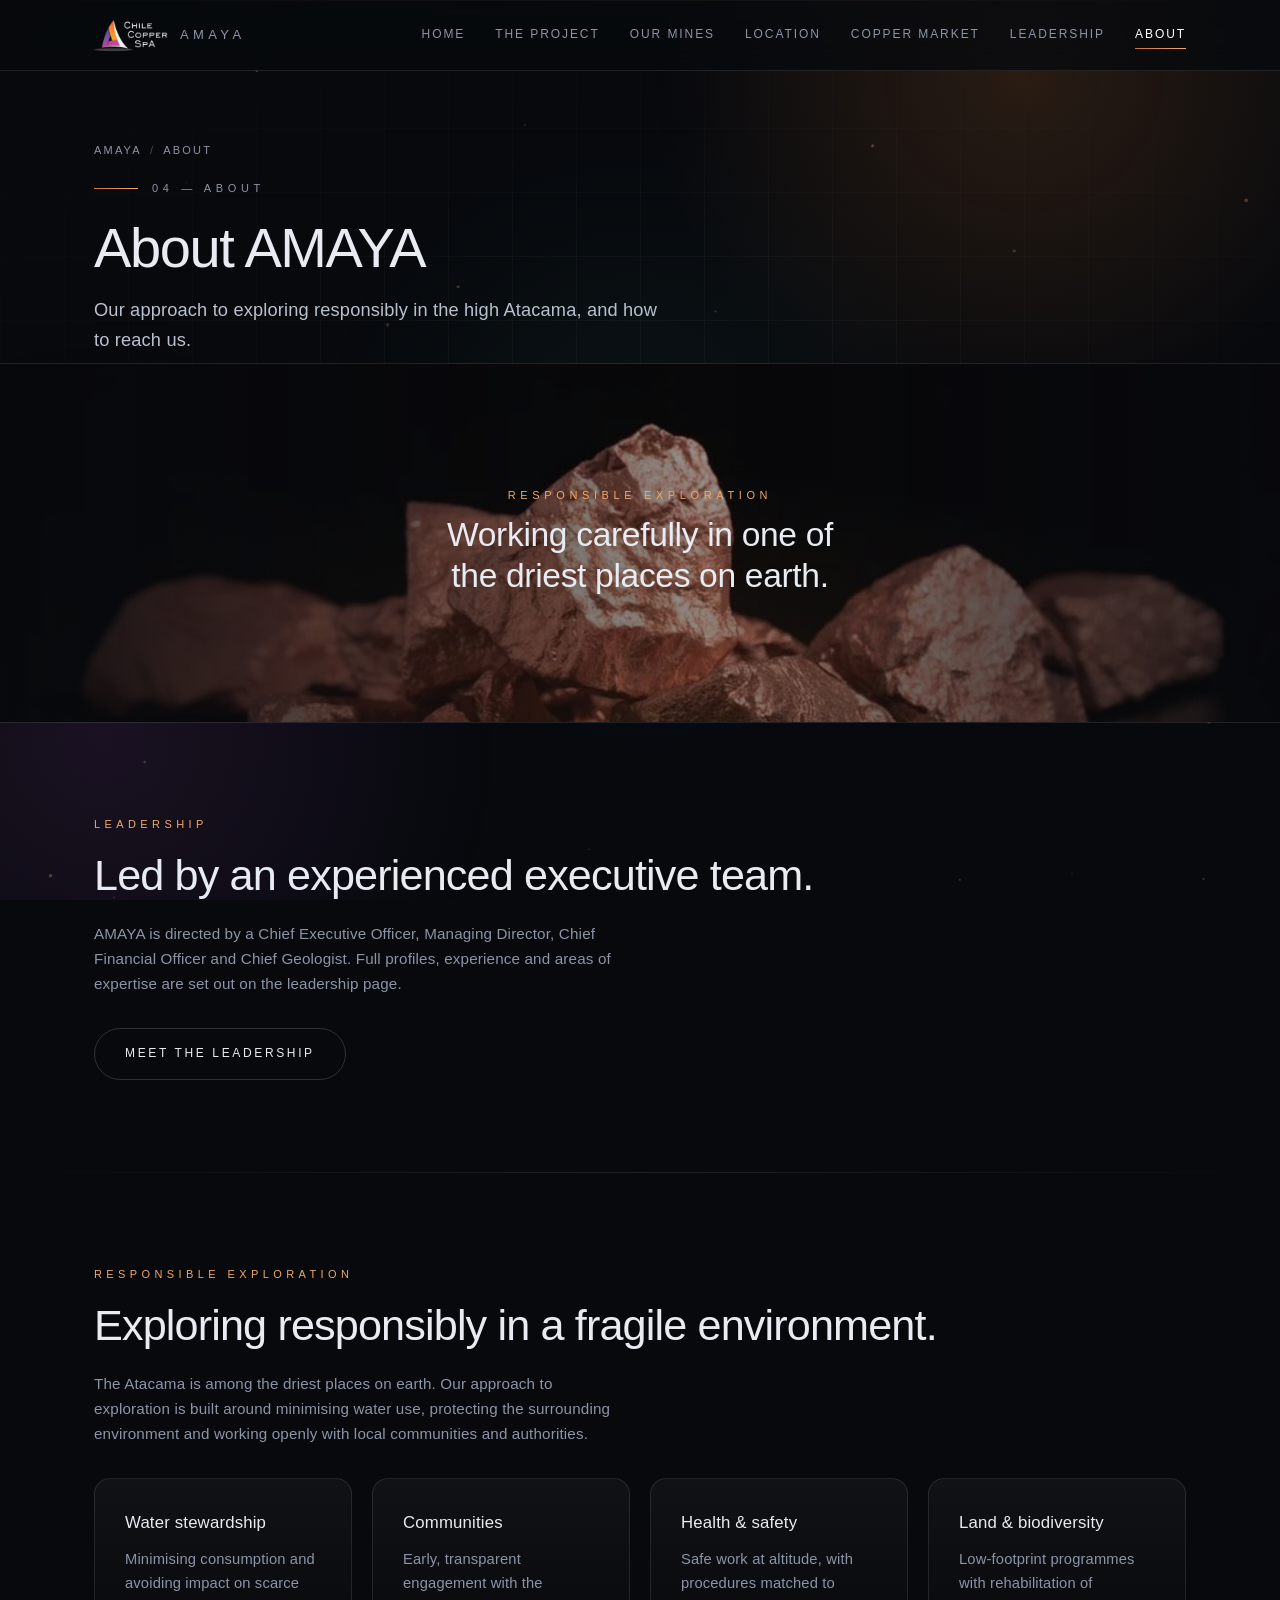
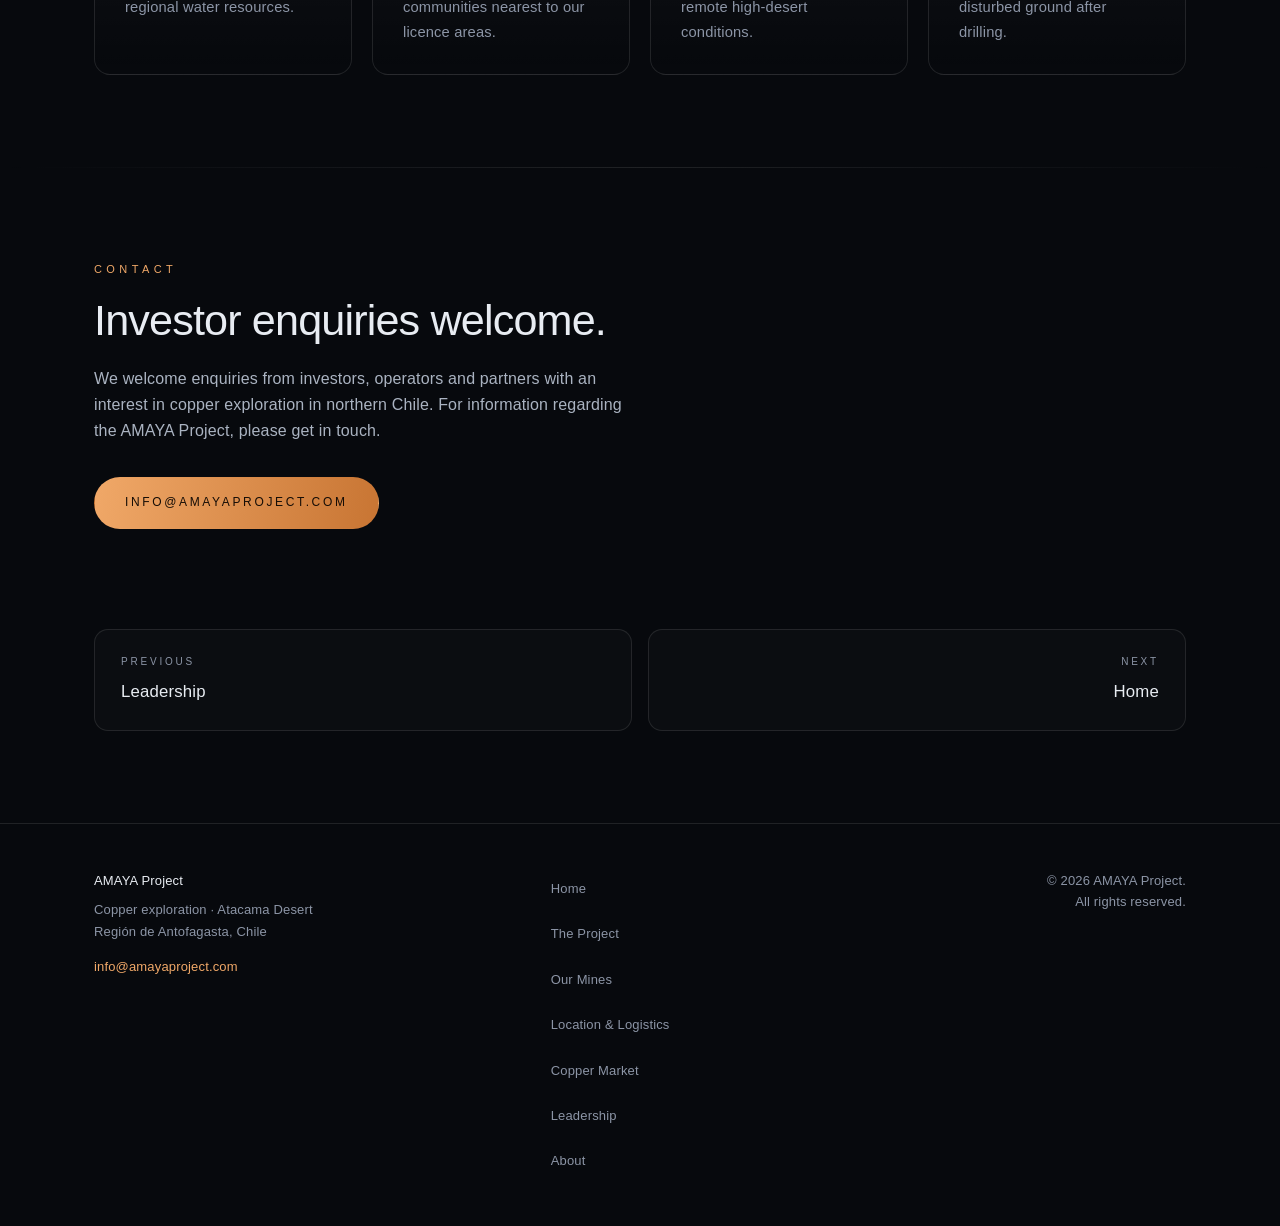
<file: about.html>
<!DOCTYPE html>
<html lang="en">
<head>
<meta charset="UTF-8">
<meta name="viewport" content="width=device-width, initial-scale=1">
<title>About — Responsible Exploration &amp; Contact | AMAYA</title>
<meta name="description" content="AMAYA's approach to responsible exploration in the Atacama Desert, Chile, and investor contact details for the copper exploration project.">
<meta name="theme-color" content="#07090d">
<link rel="canonical" href="https://re1thraj97-tech.github.io/amaya-project-updated/about">
<link rel="icon" href="logo.png">
<meta property="og:type" content="website">
<meta property="og:site_name" content="AMAYA Project">
<meta property="og:title" content="About — Responsible Exploration &amp; Contact | AMAYA">
<meta property="og:description" content="AMAYA's approach to responsible exploration in the Atacama Desert, Chile, and investor contact details for the copper exploration project.">
<meta property="og:url" content="https://re1thraj97-tech.github.io/amaya-project-updated/about">
<meta property="og:image" content="https://re1thraj97-tech.github.io/amaya-project-updated/copper-band.jpg">
<meta property="og:locale" content="en">
<meta name="twitter:card" content="summary_large_image">
<meta name="twitter:title" content="About — Responsible Exploration &amp; Contact | AMAYA">
<meta name="twitter:description" content="AMAYA's approach to responsible exploration in the Atacama Desert, Chile, and investor contact details for the copper exploration project.">
<meta name="twitter:image" content="https://re1thraj97-tech.github.io/amaya-project-updated/copper-band.jpg">
<link rel="stylesheet" href="styles.css">
</head>
<body>

<a class="skip" href="#main">Skip to content</a>

<canvas id="dust" aria-hidden="true"></canvas>
<div class="glow" aria-hidden="true"></div>
<div class="grid" aria-hidden="true"></div>
<div class="scan" aria-hidden="true"></div>

<svg width="0" height="0" style="position:absolute" aria-hidden="true">
  <defs>
    <linearGradient id="cu" x1="0" y1="0" x2="1" y2="1">
      <stop offset="0%" stop-color="#f7c898"/><stop offset="35%" stop-color="#f0a868"/>
      <stop offset="65%" stop-color="#c87533"/><stop offset="100%" stop-color="#7a3f18"/>
    </linearGradient>
    <linearGradient id="cu2" x1="0" y1="1" x2="1" y2="0">
      <stop offset="0%" stop-color="#8a4a1e"/><stop offset="50%" stop-color="#c87533"/><stop offset="100%" stop-color="#f7c898"/>
    </linearGradient>
    <radialGradient id="core" cx="38%" cy="32%">
      <stop offset="0%" stop-color="#ffe3c4"/><stop offset="42%" stop-color="#f0a868"/>
      <stop offset="78%" stop-color="#b9682c"/><stop offset="100%" stop-color="#5e2f10"/>
    </radialGradient>
    <linearGradient id="fe" x1="0" y1="0" x2="1" y2="1">
      <stop offset="0%" stop-color="#cfd6df"/><stop offset="40%" stop-color="#93a0b0"/>
      <stop offset="72%" stop-color="#5d6a7a"/><stop offset="100%" stop-color="#2e3844"/>
    </linearGradient>
    <linearGradient id="sweepg" x1="0" y1="0" x2="1" y2="0">
      <stop offset="0%" stop-color="#4fbfa8" stop-opacity="0"/>
      <stop offset="72%" stop-color="#4fbfa8" stop-opacity=".13"/>
      <stop offset="100%" stop-color="#9fffe9" stop-opacity=".45"/>
    </linearGradient>
  </defs>
</svg>
<header>
  <div class="wrap nav">
    <a class="brand" href="./" aria-label="AMAYA Project — home"><img src="logo.png" alt="AMAYA Project logo" width="110" height="32"><span>Amaya</span></a>
    <button class="burger" id="burger" type="button" aria-expanded="false" aria-controls="menu" aria-label="Open navigation menu">
      <span></span><span></span><span></span>
    </button>
    <ul id="menu">
      <li><a href="./">Home</a></li>
      <li><a href="project">The Project</a></li>
      <li><a href="mines">Our Mines</a></li>
      <li><a href="location">Location</a></li>
      <li><a href="market">Copper Market</a></li>
      <li><a href="leadership">Leadership</a></li>
      <li><a href="about" aria-current="page">About</a></li>
    </ul>
  </div>
  <div id="prog" aria-hidden="true"></div>
</header>

<main id="main">

  <section class="phead">
    <div class="wrap">
      <nav class="crumbs" aria-label="Breadcrumb">
        <a href="./">Amaya</a><span>/</span>About
      </nav>
      <p class="eyebrow rise">04 &mdash; About</p>
      <h1 class="rise">About AMAYA</h1>
      <p class="lead rise">Our approach to exploring responsibly in the high Atacama, and how to reach us.</p>
    </div>
  </section>

  <div class="band">
    <img src="copper-band.jpg" alt="Close view of copper-bearing ore" width="1400" height="518" loading="eager" decoding="async">
    <div class="veil"></div>
    <div class="band-txt"><p class="big rise"><span class="k">Responsible exploration</span>Working carefully in one of the driest places on earth.</p></div>
  </div>

  <section id="leadership-brief" aria-labelledby="h2-lead">
    <div class="wrap">
      <p class="tag rise">Leadership</p>
      <h2 class="rise" id="h2-lead">Led by an experienced executive team.</h2>
      <p class="sub rise">AMAYA is directed by a Chief Executive Officer, Managing Director, Chief Financial Officer and Chief Geologist. Full profiles, experience and areas of expertise are set out on the leadership page.</p>
      <div class="btns rise"><a class="cta" href="leadership">Meet the leadership</a></div>
    </div>
  </section>

  <div class="divider"></div>

  <section id="responsible" aria-labelledby="h2-resp">
    <div class="wrap">
      <p class="tag rise">Responsible exploration</p>
      <h2 class="rise" id="h2-resp">Exploring responsibly in a fragile environment.</h2>
      <p class="sub rise">The Atacama is among the driest places on earth. Our approach to exploration is built around minimising water use, protecting the surrounding environment and working openly with local communities and authorities.</p>
      <div class="cards">
        <div class="card rise"><h3>Water stewardship</h3><p>Minimising consumption and avoiding impact on scarce regional water resources.</p></div>
        <div class="card rise"><h3>Communities</h3><p>Early, transparent engagement with the communities nearest to our licence areas.</p></div>
        <div class="card rise"><h3>Health &amp; safety</h3><p>Safe work at altitude, with procedures matched to remote high-desert conditions.</p></div>
        <div class="card rise"><h3>Land &amp; biodiversity</h3><p>Low-footprint programmes with rehabilitation of disturbed ground after drilling.</p></div>
      </div>
    </div>
  </section>

  <div class="divider"></div>

  <section id="contact" aria-labelledby="h2-con">
    <div class="wrap">
      <p class="tag rise">Contact</p>
      <h2 class="rise" id="h2-con">Investor enquiries welcome.</h2>
      <p class="body rise">We welcome enquiries from investors, operators and partners with an interest in copper exploration in northern Chile. For information regarding the AMAYA Project, please get in touch.</p>
      <div class="btns rise"><a class="cta solid" href="mailto:info@amayaproject.com">info@amayaproject.com</a></div>
    </div>
  </section>

<section style="padding-top:0"><div class="wrap"><div class="pager">
  <a class="prev" href="leadership"><small>Previous</small><b>Leadership</b></a>
  <a class="next" href="./"><small>Next</small><b>Home</b></a>
</div></div></section>
</main>

<footer>
  <div class="wrap foot">
    <div>
      <div style="color:var(--txt);margin-bottom:8px">AMAYA Project</div>
      <div>Copper exploration &middot; Atacama Desert<br>Regi&oacute;n de Antofagasta, Chile</div>
      <div style="margin-top:14px"><a href="mailto:info@amayaproject.com" style="color:var(--cu-lt)">info@amayaproject.com</a></div>
    </div>
    <nav class="foot-links" aria-label="Footer">
        <a href="./">Home</a>
        <a href="project">The Project</a>
        <a href="mines">Our Mines</a>
        <a href="location">Location &amp; Logistics</a>
        <a href="market">Copper Market</a>
        <a href="leadership">Leadership</a>
        <a href="about">About</a>
    </nav>
    <div>&copy; <span id="yr">2026</span> AMAYA Project.<br>All rights reserved.</div>
  </div>
</footer>

<script type="application/ld+json">
{
  "@context": "https://schema.org",
  "@graph": [
    {
      "@type": "WebSite",
      "@id": "https://re1thraj97-tech.github.io/amaya-project-updated/#website",
      "url": "https://re1thraj97-tech.github.io/amaya-project-updated/",
      "name": "AMAYA Project",
      "description": "AMAYA is a copper exploration project in the Atacama Desert, Chile, comprising 9 copper concessions covering 2,353 hectares (5,814 acres).",
      "inLanguage": "en"
    },
    {
      "@type": "Organization",
      "@id": "https://re1thraj97-tech.github.io/amaya-project-updated/#organization",
      "name": "AMAYA Project",
      "url": "https://re1thraj97-tech.github.io/amaya-project-updated/",
      "logo": "https://re1thraj97-tech.github.io/amaya-project-updated/logo.png",
      "email": "info@amayaproject.com",
      "description": "Copper exploration project in the Atacama Desert, Región de Antofagasta, Chile.",
      "address": {
        "@type": "PostalAddress",
        "addressRegion": "Región de Antofagasta",
        "addressCountry": "CL"
      }
    },
    {
      "@type": "WebPage",
      "@id": "https://re1thraj97-tech.github.io/amaya-project-updated/about#webpage",
      "url": "https://re1thraj97-tech.github.io/amaya-project-updated/about",
      "name": "About — Responsible Exploration & Contact | AMAYA",
      "isPartOf": {
        "@id": "https://re1thraj97-tech.github.io/amaya-project-updated/#website"
      },
      "about": {
        "@id": "https://re1thraj97-tech.github.io/amaya-project-updated/#organization"
      },
      "description": "Responsible exploration approach and investor contact details for the AMAYA copper exploration project in the Atacama Desert, Chile.",
      "inLanguage": "en"
    },
    {
      "@type": "BreadcrumbList",
      "@id": "https://re1thraj97-tech.github.io/amaya-project-updated/about#breadcrumb",
      "itemListElement": [
        {
          "@type": "ListItem",
          "position": 1,
          "name": "Amaya",
          "item": "https://re1thraj97-tech.github.io/amaya-project-updated/"
        },
        {
          "@type": "ListItem",
          "position": 2,
          "name": "About",
          "item": "https://re1thraj97-tech.github.io/amaya-project-updated/about"
        }
      ]
    }
  ]
}
</script>
<script src="app.js" defer></script>
</body>
</html>
</file>
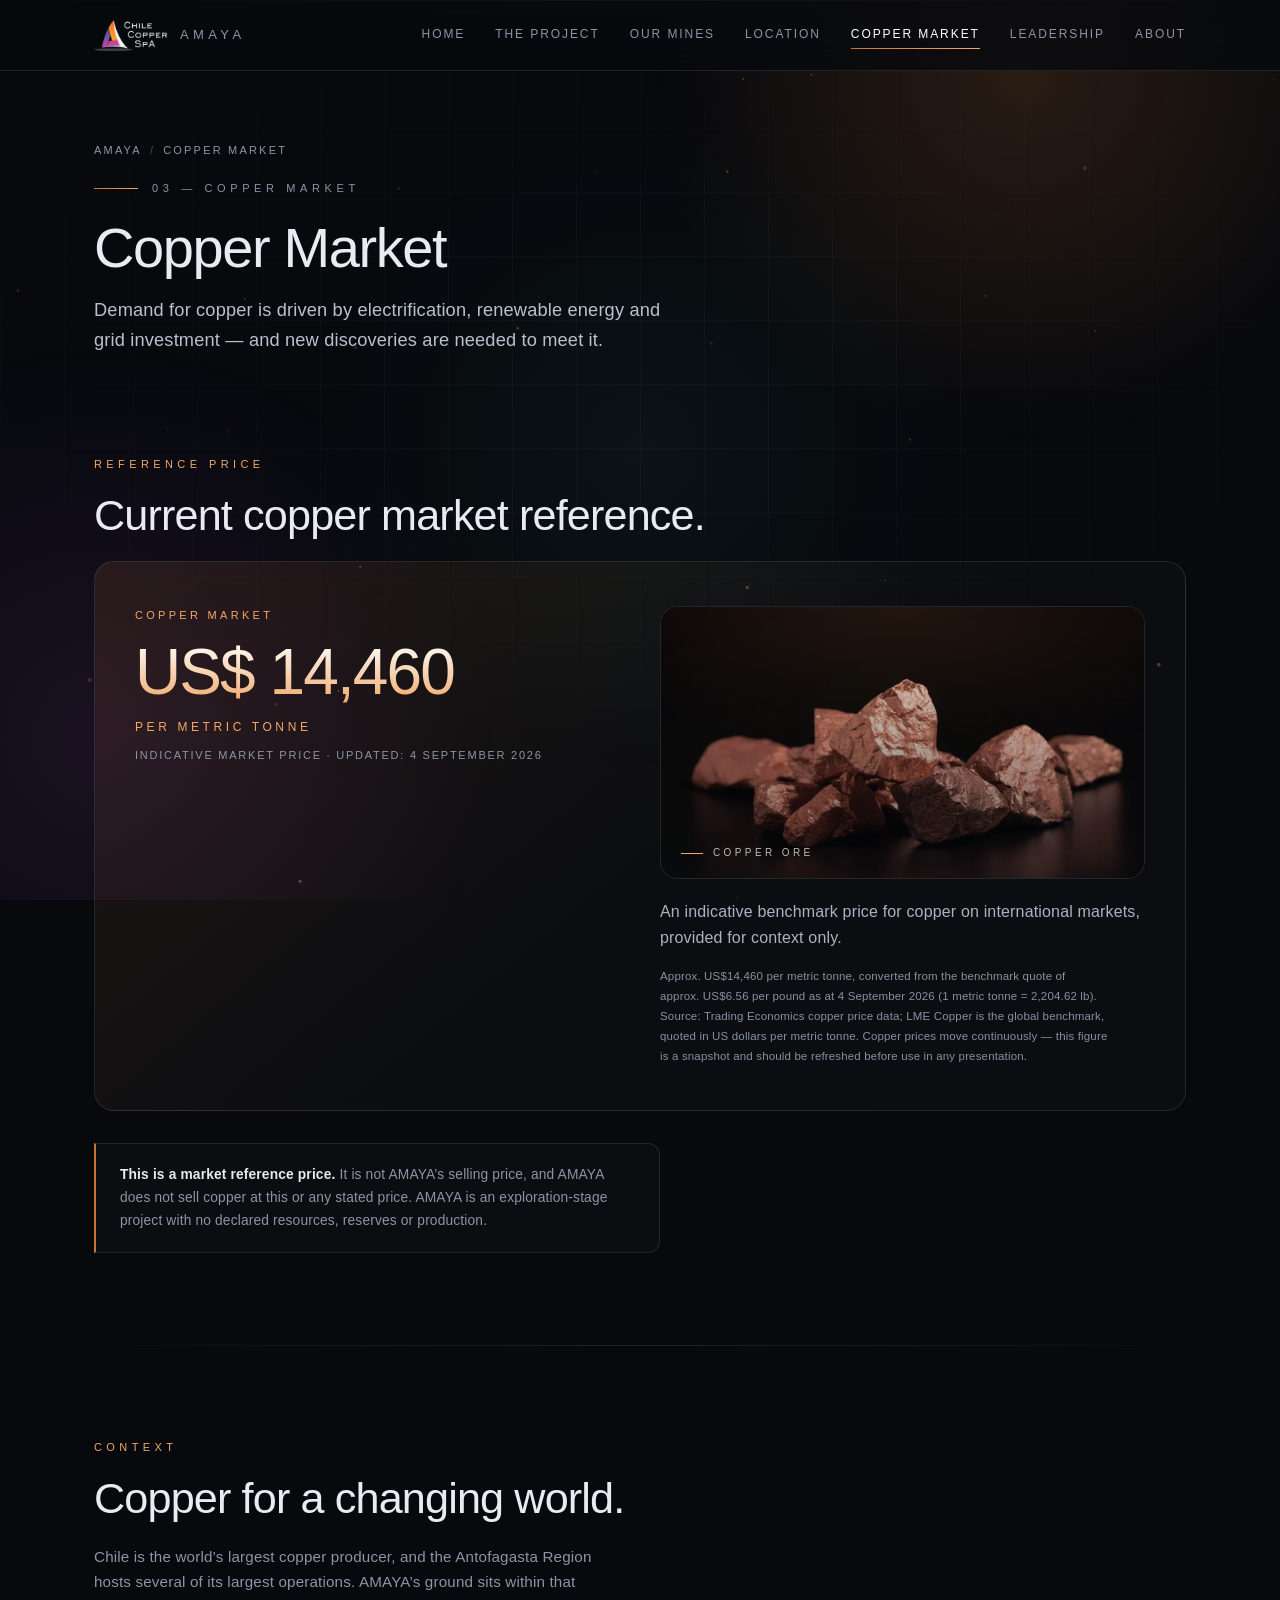
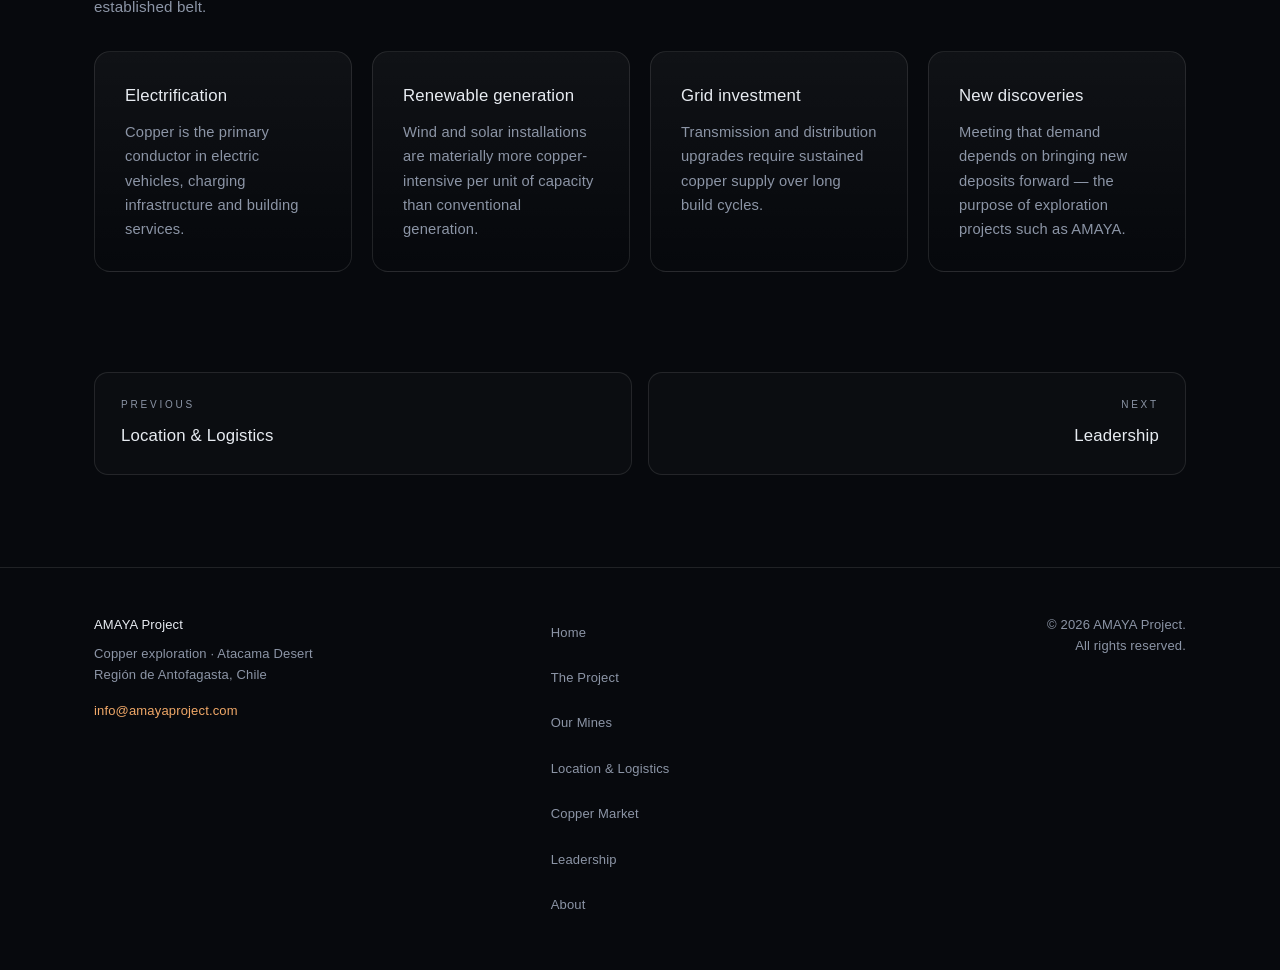
<file: market.html>
<!DOCTYPE html>
<html lang="en">
<head>
<meta charset="UTF-8">
<meta name="viewport" content="width=device-width, initial-scale=1">
<title>Copper Market — Indicative Price per Metric Tonne | AMAYA</title>
<meta name="description" content="Current indicative copper market reference price per metric tonne in USD, with source and date, plus the electrification and grid demand backdrop for copper exploration in Chile.">
<meta name="theme-color" content="#07090d">
<link rel="canonical" href="https://re1thraj97-tech.github.io/amaya-project-updated/market">
<link rel="icon" href="logo.png">
<meta property="og:type" content="website">
<meta property="og:site_name" content="AMAYA Project">
<meta property="og:title" content="Copper Market — Indicative Price per Metric Tonne | AMAYA">
<meta property="og:description" content="Current indicative copper market reference price per metric tonne in USD, with source and date, plus the electrification and grid demand backdrop for copper exploration in Chile.">
<meta property="og:url" content="https://re1thraj97-tech.github.io/amaya-project-updated/market">
<meta property="og:image" content="https://re1thraj97-tech.github.io/amaya-project-updated/copper-band.jpg">
<meta property="og:locale" content="en">
<meta name="twitter:card" content="summary_large_image">
<meta name="twitter:title" content="Copper Market — Indicative Price per Metric Tonne | AMAYA">
<meta name="twitter:description" content="Current indicative copper market reference price per metric tonne in USD, with source and date, plus the electrification and grid demand backdrop for copper exploration in Chile.">
<meta name="twitter:image" content="https://re1thraj97-tech.github.io/amaya-project-updated/copper-band.jpg">
<link rel="stylesheet" href="styles.css">
</head>
<body>

<a class="skip" href="#main">Skip to content</a>

<canvas id="dust" aria-hidden="true"></canvas>
<div class="glow" aria-hidden="true"></div>
<div class="grid" aria-hidden="true"></div>
<div class="scan" aria-hidden="true"></div>

<svg width="0" height="0" style="position:absolute" aria-hidden="true">
  <defs>
    <linearGradient id="cu" x1="0" y1="0" x2="1" y2="1">
      <stop offset="0%" stop-color="#f7c898"/><stop offset="35%" stop-color="#f0a868"/>
      <stop offset="65%" stop-color="#c87533"/><stop offset="100%" stop-color="#7a3f18"/>
    </linearGradient>
    <linearGradient id="cu2" x1="0" y1="1" x2="1" y2="0">
      <stop offset="0%" stop-color="#8a4a1e"/><stop offset="50%" stop-color="#c87533"/><stop offset="100%" stop-color="#f7c898"/>
    </linearGradient>
    <radialGradient id="core" cx="38%" cy="32%">
      <stop offset="0%" stop-color="#ffe3c4"/><stop offset="42%" stop-color="#f0a868"/>
      <stop offset="78%" stop-color="#b9682c"/><stop offset="100%" stop-color="#5e2f10"/>
    </radialGradient>
    <linearGradient id="fe" x1="0" y1="0" x2="1" y2="1">
      <stop offset="0%" stop-color="#cfd6df"/><stop offset="40%" stop-color="#93a0b0"/>
      <stop offset="72%" stop-color="#5d6a7a"/><stop offset="100%" stop-color="#2e3844"/>
    </linearGradient>
    <linearGradient id="sweepg" x1="0" y1="0" x2="1" y2="0">
      <stop offset="0%" stop-color="#4fbfa8" stop-opacity="0"/>
      <stop offset="72%" stop-color="#4fbfa8" stop-opacity=".13"/>
      <stop offset="100%" stop-color="#9fffe9" stop-opacity=".45"/>
    </linearGradient>
  </defs>
</svg>
<header>
  <div class="wrap nav">
    <a class="brand" href="./" aria-label="AMAYA Project — home"><img src="logo.png" alt="AMAYA Project logo" width="110" height="32"><span>Amaya</span></a>
    <button class="burger" id="burger" type="button" aria-expanded="false" aria-controls="menu" aria-label="Open navigation menu">
      <span></span><span></span><span></span>
    </button>
    <ul id="menu">
      <li><a href="./">Home</a></li>
      <li><a href="project">The Project</a></li>
      <li><a href="mines">Our Mines</a></li>
      <li><a href="location">Location</a></li>
      <li><a href="market" aria-current="page">Copper Market</a></li>
      <li><a href="leadership">Leadership</a></li>
      <li><a href="about">About</a></li>
    </ul>
  </div>
  <div id="prog" aria-hidden="true"></div>
</header>

<main id="main">

  <section class="phead">
    <div class="wrap">
      <nav class="crumbs" aria-label="Breadcrumb">
        <a href="./">Amaya</a><span>/</span>Copper Market
      </nav>
      <p class="eyebrow rise">03 &mdash; Copper Market</p>
      <h1 class="rise">Copper Market</h1>
      <p class="lead rise">Demand for copper is driven by electrification, renewable energy and grid investment &mdash; and new discoveries are needed to meet it.</p>
    </div>
  </section>

  <section id="price" aria-labelledby="h2-price">
    <div class="wrap">
      <p class="tag rise">Reference price</p>
      <h2 class="rise" id="h2-price">Current copper market reference.</h2>
      <div class="market rise">
        <div>
          <p style="font-size:11px;letter-spacing:.3em;text-transform:uppercase;color:var(--cu-lt);margin-bottom:16px">Copper market</p>
          <p class="price">US$ 14,460</p>
          <p class="price-unit">Per metric tonne</p>
          <p class="price-meta">Indicative market price &middot; Updated: 4 September 2026</p>
        </div>
        <div>
          <figure class="media" style="aspect-ratio:16/9;margin-bottom:20px">
            <img src="copper-ore-sm.jpg" alt="Copper-bearing ore" width="640" height="360" loading="eager" decoding="async">
            <figcaption class="cap">Copper ore</figcaption>
          </figure>
          <p class="body" style="margin-bottom:14px">An indicative benchmark price for copper on international markets, provided for context only.</p>
          <p class="src" style="margin-top:0">Approx. US$14,460 per metric tonne, converted from the benchmark quote of approx. US$6.56 per pound as at 4 September 2026 (1 metric tonne = 2,204.62 lb). Source: Trading Economics copper price data; LME Copper is the global benchmark, quoted in US dollars per metric tonne. Copper prices move continuously &mdash; this figure is a snapshot and should be refreshed before use in any presentation.</p>
        </div>
      </div>
      <p class="note-box rise"><strong style="color:var(--txt)">This is a market reference price.</strong> It is not AMAYA&rsquo;s selling price, and AMAYA does not sell copper at this or any stated price. AMAYA is an exploration-stage project with no declared resources, reserves or production.</p>
    </div>
  </section>

  <div class="divider"></div>

  <section aria-labelledby="h2-demand">
    <div class="wrap">
      <p class="tag rise">Context</p>
      <h2 class="rise" id="h2-demand">Copper for a changing world.</h2>
      <p class="sub rise">Chile is the world&rsquo;s largest copper producer, and the Antofagasta Region hosts several of its largest operations. AMAYA&rsquo;s ground sits within that established belt.</p>
      <div class="cards">
        <div class="card rise"><h3>Electrification</h3><p>Copper is the primary conductor in electric vehicles, charging infrastructure and building services.</p></div>
        <div class="card rise"><h3>Renewable generation</h3><p>Wind and solar installations are materially more copper-intensive per unit of capacity than conventional generation.</p></div>
        <div class="card rise"><h3>Grid investment</h3><p>Transmission and distribution upgrades require sustained copper supply over long build cycles.</p></div>
        <div class="card rise"><h3>New discoveries</h3><p>Meeting that demand depends on bringing new deposits forward &mdash; the purpose of exploration projects such as AMAYA.</p></div>
      </div>
    </div>
  </section>

<section style="padding-top:0"><div class="wrap"><div class="pager">
  <a class="prev" href="location"><small>Previous</small><b>Location & Logistics</b></a>
  <a class="next" href="leadership"><small>Next</small><b>Leadership</b></a>
</div></div></section>
</main>

<footer>
  <div class="wrap foot">
    <div>
      <div style="color:var(--txt);margin-bottom:8px">AMAYA Project</div>
      <div>Copper exploration &middot; Atacama Desert<br>Regi&oacute;n de Antofagasta, Chile</div>
      <div style="margin-top:14px"><a href="mailto:info@amayaproject.com" style="color:var(--cu-lt)">info@amayaproject.com</a></div>
    </div>
    <nav class="foot-links" aria-label="Footer">
        <a href="./">Home</a>
        <a href="project">The Project</a>
        <a href="mines">Our Mines</a>
        <a href="location">Location &amp; Logistics</a>
        <a href="market">Copper Market</a>
        <a href="leadership">Leadership</a>
        <a href="about">About</a>
    </nav>
    <div>&copy; <span id="yr">2026</span> AMAYA Project.<br>All rights reserved.</div>
  </div>
</footer>

<script type="application/ld+json">
{
  "@context": "https://schema.org",
  "@graph": [
    {
      "@type": "WebSite",
      "@id": "https://re1thraj97-tech.github.io/amaya-project-updated/#website",
      "url": "https://re1thraj97-tech.github.io/amaya-project-updated/",
      "name": "AMAYA Project",
      "description": "AMAYA is a copper exploration project in the Atacama Desert, Chile, comprising 9 copper concessions covering 2,353 hectares (5,814 acres).",
      "inLanguage": "en"
    },
    {
      "@type": "Organization",
      "@id": "https://re1thraj97-tech.github.io/amaya-project-updated/#organization",
      "name": "AMAYA Project",
      "url": "https://re1thraj97-tech.github.io/amaya-project-updated/",
      "logo": "https://re1thraj97-tech.github.io/amaya-project-updated/logo.png",
      "email": "info@amayaproject.com",
      "description": "Copper exploration project in the Atacama Desert, Región de Antofagasta, Chile.",
      "address": {
        "@type": "PostalAddress",
        "addressRegion": "Región de Antofagasta",
        "addressCountry": "CL"
      }
    },
    {
      "@type": "WebPage",
      "@id": "https://re1thraj97-tech.github.io/amaya-project-updated/market#webpage",
      "url": "https://re1thraj97-tech.github.io/amaya-project-updated/market",
      "name": "Copper Market — Indicative Price per Metric Tonne | AMAYA",
      "isPartOf": {
        "@id": "https://re1thraj97-tech.github.io/amaya-project-updated/#website"
      },
      "about": {
        "@id": "https://re1thraj97-tech.github.io/amaya-project-updated/#organization"
      },
      "description": "Indicative copper market reference price per metric tonne and the demand context for copper exploration in northern Chile.",
      "inLanguage": "en"
    },
    {
      "@type": "BreadcrumbList",
      "@id": "https://re1thraj97-tech.github.io/amaya-project-updated/market#breadcrumb",
      "itemListElement": [
        {
          "@type": "ListItem",
          "position": 1,
          "name": "Amaya",
          "item": "https://re1thraj97-tech.github.io/amaya-project-updated/"
        },
        {
          "@type": "ListItem",
          "position": 2,
          "name": "Copper Market",
          "item": "https://re1thraj97-tech.github.io/amaya-project-updated/market"
        }
      ]
    }
  ]
}
</script>
<script src="app.js" defer></script>
</body>
</html>
</file>
<file: styles.css>
:root{
  --bg:#07090d;
  --line:rgba(255,255,255,.10);
  --line-2:rgba(255,255,255,.16);
  --txt:#e8ecf2;
  --muted:#8c95a6;
  --cu:#c87533;
  --cu-lt:#f0a868;
  --cu-dk:#8a4a1e;
  --patina:#4fbfa8;
  --max:1140px;
}
*{margin:0;padding:0;box-sizing:border-box}
html{scroll-behavior:smooth;-webkit-text-size-adjust:100%}
body{
  background:var(--bg);color:var(--txt);
  font-family:"Inter","Helvetica Neue",Helvetica,Arial,system-ui,sans-serif;
  font-weight:300;line-height:1.65;letter-spacing:.01em;overflow-x:hidden;
}
img,svg{display:block;max-width:100%}
a{color:inherit;text-decoration:none}
.wrap{width:100%;max-width:var(--max);margin:0 auto;padding:0 24px}
:focus-visible{outline:2px solid var(--cu-lt);outline-offset:3px}
.skip{position:absolute;left:-9999px;top:0;z-index:200;background:#111;padding:12px 18px;border-radius:0 0 8px 0}
.skip:focus{left:0}

/* ================= ambient layers ================= */
#dust{position:fixed;inset:0;z-index:0;pointer-events:none;opacity:.55}
.glow{
  position:fixed;inset:0;z-index:0;pointer-events:none;
  background:
    radial-gradient(600px 600px at 80% 8%, rgba(200,117,51,.18), transparent 62%),
    radial-gradient(640px 640px at 8% 82%, rgba(166,78,192,.12), transparent 62%),
    radial-gradient(500px 500px at 50% 50%, rgba(79,191,168,.06), transparent 65%);
}
.grid{
  position:fixed;inset:0;z-index:0;pointer-events:none;opacity:.28;
  background-image:linear-gradient(var(--line) 1px,transparent 1px),
                   linear-gradient(90deg,var(--line) 1px,transparent 1px);
  background-size:64px 64px;
  mask-image:radial-gradient(ellipse 92% 62% at 50% 40%,#000 22%,transparent 78%);
  -webkit-mask-image:radial-gradient(ellipse 92% 62% at 50% 40%,#000 22%,transparent 78%);
}
.scan{
  position:fixed;left:0;right:0;top:0;height:1px;z-index:0;pointer-events:none;
  background:linear-gradient(90deg,transparent,rgba(240,168,104,.55),transparent);
  animation:scan 9s linear infinite;
}
@keyframes scan{0%{transform:translateY(0);opacity:0}8%{opacity:1}92%{opacity:1}100%{transform:translateY(100vh);opacity:0}}
main,header,footer{position:relative;z-index:1}

/* ================= nav ================= */
header{
  position:sticky;top:0;z-index:60;
  backdrop-filter:blur(14px);-webkit-backdrop-filter:blur(14px);
  background:rgba(7,9,13,.78);border-bottom:1px solid var(--line);
}
.nav{display:flex;align-items:center;justify-content:space-between;height:70px;gap:20px}
.brand{display:flex;align-items:center;gap:12px;flex:none}
.brand img{height:32px;width:auto}
.brand span{font-size:13px;letter-spacing:.34em;text-transform:uppercase;color:var(--muted)}
.nav ul{display:flex;gap:30px;list-style:none;font-size:12px;letter-spacing:.16em;text-transform:uppercase;color:var(--muted)}
.nav ul a{position:relative;transition:color .25s;white-space:nowrap;display:block;padding:4px 0}
.nav ul a::after{content:"";position:absolute;left:0;bottom:0;height:1px;width:0;background:linear-gradient(90deg,var(--cu),var(--cu-lt));transition:width .35s}
.nav ul a:hover{color:#fff}
.nav ul a:hover::after{width:100%}
.nav ul a[aria-current="page"]{color:#fff}
.nav ul a[aria-current="page"]::after{width:100%}
#prog{position:absolute;left:0;bottom:-1px;height:2px;width:0;background:linear-gradient(90deg,var(--cu-dk),var(--cu),var(--cu-lt));box-shadow:0 0 12px rgba(240,168,104,.6)}

/* hamburger */
.burger{
  display:none;width:46px;height:46px;flex:none;border:1px solid var(--line-2);border-radius:12px;
  background:transparent;cursor:pointer;position:relative;transition:border-color .3s,background .3s;
}
.burger:hover{border-color:rgba(200,117,51,.6);background:rgba(200,117,51,.08)}
.burger span{
  position:absolute;left:13px;width:20px;height:1.5px;background:var(--txt);border-radius:2px;
  transition:transform .32s cubic-bezier(.22,.8,.3,1),opacity .2s;
}
.burger span:nth-child(1){top:16px}
.burger span:nth-child(2){top:22px}
.burger span:nth-child(3){top:28px}
.burger[aria-expanded="true"] span:nth-child(1){transform:translateY(6px) rotate(45deg)}
.burger[aria-expanded="true"] span:nth-child(2){opacity:0}
.burger[aria-expanded="true"] span:nth-child(3){transform:translateY(-6px) rotate(-45deg)}

@media(max-width:1000px){
  .burger{display:block}
  .nav ul{
    position:fixed;top:70px;left:0;right:0;
    height:calc(100vh - 70px);height:calc(100dvh - 70px);
    display:flex;flex-direction:column;gap:0;
    background:rgba(7,9,13,.97);backdrop-filter:blur(20px);-webkit-backdrop-filter:blur(20px);
    padding:18px 0 40px;overflow-y:auto;
    opacity:0;visibility:hidden;transform:translateY(-10px);
    transition:opacity .3s,transform .3s,visibility .3s;
  }
  .nav ul.open{opacity:1;visibility:visible;transform:none}
  .nav ul li{border-bottom:1px solid var(--line)}
  .nav ul li:first-child{border-top:1px solid var(--line)}
  .nav ul a{
    padding:20px 24px;font-size:13px;letter-spacing:.2em;
    display:flex;align-items:center;justify-content:space-between;min-height:56px;
  }
  .nav ul a::after{display:none}
  .nav ul a[aria-current="page"]{color:var(--cu-lt);background:rgba(200,117,51,.07)}
  .nav ul a::before{
    content:"";width:6px;height:6px;border-right:1px solid var(--cu-lt);border-top:1px solid var(--cu-lt);
    transform:rotate(45deg);order:2;opacity:.6;
  }
  body.nav-open{overflow:hidden}
}

/* ================= hero ================= */
.hero{padding:76px 0 60px}
.hero-in{display:grid;grid-template-columns:1.12fr .88fr;gap:50px;align-items:center;width:100%}
@media(max-width:900px){.hero-in{grid-template-columns:1fr;gap:32px}.hero{padding:48px 0 36px}}

.eyebrow{font-size:11px;letter-spacing:.42em;text-transform:uppercase;color:var(--muted);display:flex;align-items:center;gap:14px;margin-bottom:22px}
.eyebrow::before{content:"";width:44px;height:1px;background:linear-gradient(90deg,var(--cu),var(--cu-lt));flex:none}
h1{font-size:clamp(2.4rem,7vw,4.8rem);font-weight:200;line-height:1.03;letter-spacing:-.025em}
h1 em{
  font-style:normal;
  background:linear-gradient(100deg,var(--cu-dk),var(--cu),var(--cu-lt),var(--cu));
  background-size:300% 100%;
  -webkit-background-clip:text;background-clip:text;color:transparent;
  animation:sheen 7s ease-in-out infinite;
}
@keyframes sheen{0%,100%{background-position:0% 50%}50%{background-position:100% 50%}}
.hero-sub{margin-top:16px;font-size:clamp(.85rem,1.7vw,1rem);letter-spacing:.18em;text-transform:uppercase;color:var(--cu-lt);font-weight:300}
.lead{margin-top:20px;max-width:56ch;font-size:clamp(1rem,2.1vw,1.14rem);color:#b9c1ce}
.btns{display:flex;gap:14px;flex-wrap:wrap;margin-top:32px}
.cta{
  display:inline-block;padding:15px 30px;border:1px solid var(--line-2);border-radius:999px;
  font-size:12px;letter-spacing:.22em;text-transform:uppercase;min-height:48px;
  transition:border-color .3s,background .3s,transform .3s,box-shadow .3s;
}
.cta:hover{border-color:rgba(200,117,51,.7);background:rgba(200,117,51,.09);transform:translateY(-2px);box-shadow:0 10px 30px -12px rgba(200,117,51,.6)}
.cta.solid{border-color:transparent;color:#160d06;font-weight:500;background:linear-gradient(100deg,var(--cu-lt),var(--cu))}
.cta.solid:hover{box-shadow:0 12px 34px -10px rgba(240,168,104,.75)}

/* page header (subpages) */
.phead{padding:70px 0 8px}
@media(max-width:860px){.phead{padding:44px 0 4px}}
.phead h1{font-size:clamp(2rem,5.4vw,3.5rem)}
.phead .lead{margin-top:18px}
.crumbs{font-size:11px;letter-spacing:.2em;text-transform:uppercase;color:var(--muted);margin-bottom:20px}
.crumbs a:hover{color:var(--cu-lt)}
.crumbs span{margin:0 8px;opacity:.5}

/* ===== photographic media ===== */
.media{position:relative;border-radius:18px;overflow:hidden;border:1px solid var(--line);background:#0a0d13}
.media img{width:100%;height:100%;object-fit:cover;transition:transform 1.2s cubic-bezier(.22,.8,.3,1)}
.media::after{content:"";position:absolute;inset:0;pointer-events:none;
  background:linear-gradient(180deg,rgba(7,9,13,.05),rgba(7,9,13,.55)),
             radial-gradient(120% 90% at 50% 0%,rgba(200,117,51,.14),transparent 60%)}
.media:hover img{transform:scale(1.05)}
.media .cap{position:absolute;left:20px;bottom:16px;z-index:2;font-size:10px;letter-spacing:.34em;
  text-transform:uppercase;color:rgba(255,255,255,.72)}
.media .cap::before{content:"";display:inline-block;width:22px;height:1px;background:var(--cu-lt);
  vertical-align:middle;margin-right:10px}

/* ===== hero scanner ===== */
.scanner{position:relative;margin:0;border-radius:18px;overflow:hidden;
  border:1px solid rgba(200,117,51,.20);background:radial-gradient(120% 100% at 50% 0%,#0d1219,#070a0e 70%)}
.scanner canvas{display:block;width:100%;height:auto}
.hud{position:absolute;inset:0;pointer-events:none;font-size:10px;letter-spacing:.22em;text-transform:uppercase}
.hud-top{position:absolute;top:16px;left:18px;right:18px;display:flex;align-items:center;gap:10px;color:rgba(255,255,255,.6)}
.hud-top b{margin-left:auto;font-weight:400;color:var(--cu-lt);letter-spacing:.16em}
.hud .dot{width:6px;height:6px;border-radius:50%;background:#4fbfa8;box-shadow:0 0 10px #4fbfa8;animation:blink 2.4s ease-in-out infinite;flex:none}
@keyframes blink{0%,100%{opacity:1}50%{opacity:.25}}
.hud-bot{position:absolute;left:18px;right:18px;bottom:16px;display:flex;gap:26px;flex-wrap:wrap}
.hud-bot small{display:block;color:rgba(255,255,255,.42);font-size:9px;letter-spacing:.24em}
.hud-bot b{font-weight:400;font-size:13px;letter-spacing:.08em;text-transform:none;color:#e8ecf2}
.hud-bot .hot{color:var(--cu-lt)}
.hud .c{position:absolute;width:16px;height:16px;border:1px solid rgba(200,117,51,.55)}
.hud .tl{top:10px;left:10px;border-right:0;border-bottom:0}
.hud .tr{top:10px;right:10px;border-left:0;border-bottom:0}
.hud .bl{bottom:10px;left:10px;border-right:0;border-top:0}
.hud .br{bottom:10px;right:10px;border-left:0;border-top:0}
@media(max-width:900px){.hud-bot{gap:16px}.hud-top b{display:none}}

/* band */
.band{position:relative;height:clamp(200px,36vw,360px);overflow:hidden;border-block:1px solid var(--line)}
.band img{position:absolute;inset:0;width:100%;height:130%;object-fit:cover;will-change:transform}
.band .veil{position:absolute;inset:0;
  background:linear-gradient(90deg,rgba(7,9,13,.92),rgba(7,9,13,.42) 55%,rgba(7,9,13,.86)),
             radial-gradient(80% 100% at 50% 100%,rgba(200,117,51,.16),transparent 70%)}
.band .band-txt{position:absolute;inset:0;display:grid;place-items:center;text-align:center;padding:0 24px}
.band p.big{font-size:clamp(1.2rem,3.2vw,2.1rem);font-weight:200;letter-spacing:-.01em;max-width:22ch;line-height:1.22}
.band .k{display:block;font-size:11px;letter-spacing:.42em;text-transform:uppercase;color:var(--cu-lt);margin-bottom:12px}

.pulse{animation:pulse 4s ease-in-out infinite}
@keyframes pulse{0%,100%{opacity:.35}50%{opacity:1}}

/* ================= stats ================= */
.stats{display:grid;grid-template-columns:repeat(5,1fr);gap:1px;background:var(--line);border-block:1px solid var(--line)}
.stat{background:var(--bg);padding:32px 22px;position:relative;overflow:hidden;text-align:center}
.stat::before{content:"";position:absolute;left:0;top:0;height:2px;width:0;background:linear-gradient(90deg,var(--cu),transparent);transition:width .9s ease}
.stat.in::before{width:100%}
.stat b{display:block;font-size:clamp(1.7rem,4.2vw,2.6rem);font-weight:200;letter-spacing:-.02em;
  background:linear-gradient(180deg,#fff,#f0a868);-webkit-background-clip:text;background-clip:text;color:transparent}
.stat small{display:block;margin-top:8px;font-size:11px;letter-spacing:.2em;text-transform:uppercase;color:var(--muted)}
/* 5 tiles must always fill the row: no orphan cells at any width */
@media(max-width:1000px){.stats{grid-template-columns:repeat(3,1fr)}.stat:last-child{grid-column:span 2}}
@media(max-width:640px){.stats{grid-template-columns:repeat(2,1fr)}.stat:last-child{grid-column:1 / -1}.stat{padding:24px 16px}}

/* ================= sections ================= */
section{padding:92px 0}
@media(max-width:860px){section{padding:58px 0}}
.tag{font-size:11px;letter-spacing:.4em;text-transform:uppercase;color:var(--cu-lt);margin-bottom:18px}
h2{font-size:clamp(1.7rem,4.1vw,2.7rem);font-weight:200;letter-spacing:-.02em;line-height:1.15;margin-bottom:20px}
h3{font-weight:400}
.sub{color:var(--muted);font-size:.95rem;margin-bottom:32px;max-width:62ch}
p.body{color:#aab3c1;max-width:62ch;margin-bottom:18px}
.split{display:grid;grid-template-columns:1fr 1fr;gap:56px;align-items:start}
@media(max-width:860px){.split{grid-template-columns:1fr;gap:34px}}

/* cards */
.cards{display:grid;grid-template-columns:repeat(auto-fit,minmax(250px,1fr));gap:20px;margin-top:14px}
.card{
  position:relative;border:1px solid var(--line);border-radius:16px;padding:30px;overflow:hidden;
  background:linear-gradient(180deg,rgba(255,255,255,.04),rgba(255,255,255,0));
  transition:border-color .35s,transform .35s;
}
.card::after{
  content:"";position:absolute;inset:-1px;border-radius:16px;pointer-events:none;opacity:0;transition:opacity .4s;
  background:radial-gradient(360px 200px at var(--mx,50%) var(--my,0%),rgba(200,117,51,.20),transparent 70%);
}
.card:hover{border-color:rgba(200,117,51,.45);transform:translateY(-5px)}
.card:hover::after{opacity:1}
.card .ico{width:40px;height:40px;margin-bottom:18px}
.card h3{font-size:1.05rem;margin-bottom:10px}
.card p{font-size:.92rem;color:var(--muted)}
.dist{font-size:11px;letter-spacing:.2em;text-transform:uppercase;color:var(--cu-lt);margin-top:16px}
.card-img{height:150px;margin:-30px -30px 24px;overflow:hidden;position:relative}
.card-img img{width:100%;height:100%;object-fit:cover;opacity:.62;transition:opacity .45s,transform .9s}
.card:hover .card-img img{opacity:.9;transform:scale(1.06)}
.card-img::after{content:"";position:absolute;inset:0;background:linear-gradient(180deg,transparent,rgba(7,9,13,.95))}
.slot{background:linear-gradient(135deg,#0f141d,#0a0e15),radial-gradient(120% 90% at 30% 20%,rgba(200,117,51,.22),transparent 60%)}
.slot img[data-missing]{display:none}

.divider{height:1px;background:linear-gradient(90deg,transparent,var(--line),transparent)}

/* ===== section nav cards (home) ===== */
.navcards{display:grid;grid-template-columns:repeat(auto-fit,minmax(250px,1fr));gap:20px;margin-top:10px}
.navcard{
  display:flex;flex-direction:column;border:1px solid var(--line);border-radius:16px;padding:32px 28px;
  background:linear-gradient(180deg,rgba(255,255,255,.04),rgba(255,255,255,0));
  transition:border-color .35s,transform .35s,background .35s;
}
.navcard:hover{border-color:rgba(200,117,51,.5);transform:translateY(-5px);background:linear-gradient(180deg,rgba(200,117,51,.10),rgba(255,255,255,0))}
.navcard .n{font-size:11px;letter-spacing:.3em;text-transform:uppercase;color:var(--cu-lt);margin-bottom:14px}
.navcard h3{font-size:1.2rem;font-weight:300;margin-bottom:10px}
.navcard p{font-size:.9rem;color:var(--muted);margin-bottom:22px}
.navcard .go{font-size:11px;letter-spacing:.16em;text-transform:uppercase;color:var(--cu-lt);display:flex;align-items:center;gap:8px;margin-top:auto}
.navcard .go::after{content:"";width:7px;height:7px;border-right:1px solid var(--cu-lt);border-top:1px solid var(--cu-lt);transform:rotate(45deg);transition:transform .3s}
.navcard:hover .go::after{transform:rotate(45deg) translate(3px,-3px)}

/* ===== KEY FIGURE ROW ===== */
.figrow{display:grid;grid-template-columns:repeat(3,1fr);gap:20px;margin:0 0 40px}
@media(max-width:760px){.figrow{grid-template-columns:1fr;gap:14px}}
.fig{
  border:1px solid var(--line);border-radius:16px;padding:30px 26px;text-align:center;
  background:linear-gradient(180deg,rgba(255,255,255,.045),rgba(255,255,255,0));
  transition:border-color .35s;
}
.fig:hover{border-color:rgba(200,117,51,.42)}
.fig b{display:block;font-size:clamp(2.1rem,5.6vw,3.2rem);font-weight:200;line-height:1;letter-spacing:-.03em;
  background:linear-gradient(180deg,#fff,#f0a868);-webkit-background-clip:text;background-clip:text;color:transparent}
.fig small{display:block;margin-top:12px;font-size:11px;letter-spacing:.26em;text-transform:uppercase;color:var(--muted)}

/* ===== DATA TABLE ===== */
.tablewrap{border:1px solid var(--line);border-radius:16px;overflow:hidden;background:rgba(255,255,255,.02)}
table.data{width:100%;border-collapse:collapse;font-variant-numeric:tabular-nums}
table.data caption{text-align:left;padding:22px 26px 0;color:var(--muted);font-size:11px;letter-spacing:.26em;text-transform:uppercase}
table.data th,table.data td{padding:16px 26px;text-align:left;border-bottom:1px solid var(--line);font-weight:300}
table.data thead th{
  font-size:10.5px;letter-spacing:.28em;text-transform:uppercase;color:var(--muted);
  border-bottom:1px solid var(--line-2);padding-top:20px;padding-bottom:14px;
}
table.data td:last-child,table.data th:last-child{text-align:right}
table.data tbody tr{transition:background .3s}
table.data tbody tr:hover{background:rgba(200,117,51,.07)}
table.data td.name{letter-spacing:.06em}
table.data tfoot td{
  border-bottom:0;border-top:1px solid var(--line-2);
  font-size:1.02rem;letter-spacing:.1em;text-transform:uppercase;color:#fff;
  background:rgba(200,117,51,.10);padding-top:20px;padding-bottom:20px;
}
table.data tfoot td:last-child{color:var(--cu-lt);font-size:1.15rem}
@media(max-width:640px){
  table.data caption{padding:20px 20px 0}
  table.data thead{position:absolute;width:1px;height:1px;overflow:hidden;clip:rect(0,0,0,0)}
  table.data tr{display:flex;justify-content:space-between;align-items:baseline;gap:16px;padding:14px 20px;border-bottom:1px solid var(--line)}
  table.data td{display:block;padding:0;border:0}
  table.data td:last-child{color:var(--cu-lt)}
  table.data tfoot tr{background:rgba(200,117,51,.10);border-bottom:0;border-top:1px solid var(--line-2);padding:18px 20px}
  table.data tfoot td{background:none;padding:0}
}

/* ===== SPEC LIST ===== */
.spec{border-top:1px solid var(--line)}
.spec div{display:flex;justify-content:space-between;gap:24px;padding:16px 0;border-bottom:1px solid var(--line)}
.spec dt{color:var(--muted);font-size:11px;letter-spacing:.22em;text-transform:uppercase;padding-top:3px}
.spec dd{text-align:right;font-weight:300}
@media(max-width:520px){.spec div{flex-direction:column;gap:4px}.spec dd{text-align:left}}

/* ===== LOGISTICS ===== */
.logi{display:grid;grid-template-columns:repeat(3,1fr);gap:20px;margin-top:8px}
@media(max-width:820px){.logi{grid-template-columns:1fr}}
.logi .card{padding:32px 28px}
.logi .big{display:block;font-size:clamp(1.8rem,4.6vw,2.4rem);font-weight:200;line-height:1.1;margin:14px 0 6px;
  background:linear-gradient(180deg,#fff,#f0a868);-webkit-background-clip:text;background-clip:text;color:transparent}
.logi .lbl{font-size:11px;letter-spacing:.28em;text-transform:uppercase;color:var(--cu-lt)}
.logi .note{font-size:.86rem;color:var(--muted);margin-top:10px}
.src{font-size:11.5px;color:#8891a1;margin-top:26px;line-height:1.75;max-width:70ch}

/* image credit line under bands and media */
.imgnote{font-size:10.5px;letter-spacing:.16em;text-transform:uppercase;color:#6f7889;margin-top:10px}
.band .imgnote{position:absolute;right:16px;bottom:12px;margin:0;z-index:3;color:rgba(255,255,255,.42)}
@media(max-width:640px){.band .imgnote{right:12px;bottom:8px;font-size:9px}}

/* ===== COPPER MARKET ===== */
.market{
  border:1px solid var(--line);border-radius:20px;padding:44px 40px;
  background:linear-gradient(140deg,rgba(200,117,51,.13),rgba(255,255,255,.02) 55%);
  display:grid;grid-template-columns:1fr 1fr;gap:40px;align-items:start;
}
@media(max-width:820px){.market{grid-template-columns:1fr;padding:30px 24px;gap:24px}}
.price{font-size:clamp(2.4rem,7vw,4rem);font-weight:200;line-height:1;letter-spacing:-.03em;
  background:linear-gradient(180deg,#fff,#f0a868);-webkit-background-clip:text;background-clip:text;color:transparent}
.price-unit{margin-top:14px;font-size:12px;letter-spacing:.3em;text-transform:uppercase;color:var(--cu-lt)}
.price-meta{margin-top:8px;font-size:11px;letter-spacing:.16em;text-transform:uppercase;color:var(--muted)}

/* ===== LEADERSHIP ===== */
.people{display:grid;grid-template-columns:repeat(auto-fit,minmax(240px,1fr));gap:20px;margin-top:10px}
.person{border:1px solid var(--line);border-radius:16px;overflow:hidden;background:linear-gradient(180deg,rgba(255,255,255,.04),rgba(255,255,255,0));transition:border-color .35s,transform .35s}
.person:hover{border-color:rgba(200,117,51,.4);transform:translateY(-4px)}
.portrait{aspect-ratio:4/5;display:grid;place-items:center;position:relative;
  background:linear-gradient(150deg,#12181f,#0a0e14);border-bottom:1px solid var(--line)}
.portrait img{position:absolute;inset:0;width:100%;height:100%;object-fit:cover}
.portrait img[data-missing]{display:none}
.portrait svg{width:56px;height:56px;opacity:.5}
.person .info{padding:24px}
.person h3{font-size:1.02rem;margin-bottom:4px}
.person .role{font-size:11px;letter-spacing:.24em;text-transform:uppercase;color:var(--cu-lt);margin-bottom:12px}
.person p{font-size:.88rem;color:var(--muted)}
.pending{display:inline-block;margin-top:14px;font-size:10px;letter-spacing:.24em;text-transform:uppercase;
  color:#8891a1;border:1px solid var(--line);border-radius:999px;padding:5px 12px}

/* compact horizontal leadership cards on small screens */
@media(max-width:640px){
  .person{display:flex;align-items:stretch}
  .portrait{width:104px;flex:none;aspect-ratio:auto;border-bottom:0;border-right:1px solid var(--line)}
  .portrait svg{width:32px;height:32px}
  .person .info{padding:18px 20px;flex:1;min-width:0}
  .person h3{font-size:.98rem}
  .person .role{margin-bottom:8px}
  .pending{margin-top:10px}
}

/* geology strata */
.strata svg{width:100%;height:auto}
.vein{stroke-dasharray:1200;stroke-dashoffset:1200;transition:stroke-dashoffset 2.4s ease .2s}
.sweep{opacity:0}
.strata.in .sweep{opacity:1;animation:sweep 5.5s cubic-bezier(.5,0,.5,1) infinite}
@keyframes sweep{0%{transform:translateX(0)}55%,100%{transform:translateX(334px)}}
.in .vein,.strata.in .vein{stroke-dashoffset:0}

/* timeline */
.tl{position:relative;margin-top:34px;padding-left:34px}
.tl::before{content:"";position:absolute;left:7px;top:6px;bottom:6px;width:1px;background:linear-gradient(180deg,var(--cu),rgba(200,117,51,.1))}
.tl li{list-style:none;position:relative;padding-bottom:30px}
.tl li::before{content:"";position:absolute;left:-31px;top:8px;width:9px;height:9px;border-radius:50%;background:var(--cu);box-shadow:0 0 0 4px rgba(200,117,51,.16)}
.tl h3{font-size:1rem;margin-bottom:6px}
.tl p{color:var(--muted);font-size:.92rem;max-width:56ch}

/* note box */
.note-box{border:1px solid var(--line);border-left:2px solid var(--cu);border-radius:0 12px 12px 0;
  padding:20px 24px;margin-top:32px;color:var(--muted);font-size:.86rem;max-width:74ch;background:rgba(255,255,255,.02)}

/* next-page pager */
.pager{display:grid;grid-template-columns:1fr 1fr;gap:16px;margin-top:8px}
@media(max-width:640px){.pager{grid-template-columns:1fr}}
.pager a{
  border:1px solid var(--line);border-radius:14px;padding:24px 26px;
  transition:border-color .3s,background .3s;background:rgba(255,255,255,.02);
}
.pager a:hover{border-color:rgba(200,117,51,.5);background:rgba(200,117,51,.07)}
.pager small{display:block;font-size:10px;letter-spacing:.28em;text-transform:uppercase;color:var(--muted);margin-bottom:8px}
.pager b{font-weight:300;font-size:1.05rem}
.pager .prev{text-align:left}
.pager .next{text-align:right}

/* footer */
footer{border-top:1px solid var(--line);padding:46px 0;color:var(--muted);font-size:13px}
.foot{display:grid;grid-template-columns:1.4fr 1fr 1fr;gap:40px;align-items:start}
.foot>*:last-child{text-align:right}
.foot-links{display:flex;gap:8px;flex-wrap:wrap;flex-direction:column}
.foot-links a{padding:8px 0;min-height:34px;display:block}
.foot-links a:hover{color:#fff}
@media(max-width:900px){.foot{grid-template-columns:1fr 1fr;gap:32px}.foot>*:last-child{text-align:left}}
@media(max-width:560px){.foot{grid-template-columns:1fr;gap:26px}}

/* reveal */
.rise{opacity:0;transform:translateY(22px);transition:opacity .7s cubic-bezier(.22,.8,.3,1),transform .7s cubic-bezier(.22,.8,.3,1)}
.rise.in{opacity:1;transform:none}

@media(prefers-reduced-motion:reduce){
  .rise{opacity:1!important;transform:none!important;transition:none}
  .scan,.pulse,h1 em,.sweep,.hud .dot{animation:none!important}
  .sweep{opacity:0!important}
  .media:hover img,.card:hover .card-img img{transform:none}
  .vein{stroke-dashoffset:0!important;transition:none}
  html{scroll-behavior:auto}
  #dust{display:none}
  .nav ul{transition:none}
}


/* ===== FIELD VIDEO ===== */
.vsec .vhead{display:flex;flex-wrap:wrap;align-items:baseline;justify-content:space-between;gap:14px;margin-bottom:26px}
.vsec .vhead p.body{max-width:52ch;margin-top:10px}

.vfig{margin:0}
.vframe{
  position:relative;overflow:hidden;border-radius:16px;border:1px solid var(--line);
  background:linear-gradient(135deg,#0f141d,#0a0e15),radial-gradient(120% 90% at 30% 20%,rgba(200,117,51,.18),transparent 60%);
  aspect-ratio:16/9;
}
.vframe video{position:absolute;inset:0;width:100%;height:100%;object-fit:cover;display:block;background:#0a0e15}
.vframe[data-missing] video{display:none}

/* portrait variant — vertical field clips */
.vframe.vert{aspect-ratio:9/16;max-width:360px}
.vgrid{display:grid;grid-template-columns:repeat(auto-fit,minmax(240px,1fr));gap:20px;align-items:start}
@media(max-width:640px){.vframe.vert{max-width:none;margin-inline:auto}}

/* empty-state placeholder — shown until the file exists */
.vph{
  position:absolute;inset:0;display:none;flex-direction:column;align-items:center;justify-content:center;
  gap:12px;text-align:center;padding:24px;pointer-events:none;
}
.vframe[data-missing] .vph{display:flex}
.vph .vico{width:44px;height:44px;opacity:.55}
.vph .vlabel{font-size:11px;letter-spacing:.34em;text-transform:uppercase;color:var(--cu-lt)}
.vph .vhint{font-size:.82rem;color:var(--muted);max-width:34ch;line-height:1.5}
.vph .vspec{font-family:ui-monospace,SFMono-Regular,Menlo,monospace;font-size:10.5px;letter-spacing:.08em;color:#6f7889}

.vcap{font-size:10.5px;letter-spacing:.16em;text-transform:uppercase;color:#6f7889;margin-top:12px}
.vframe::after{
  content:"";position:absolute;inset:0;border-radius:16px;pointer-events:none;
  box-shadow:inset 0 0 0 1px rgba(200,117,51,.12);
}
@media(prefers-reduced-motion:reduce){.vframe video{animation:none}}

/* ===== nav breathing room for the seven-item menu ===== */
@media(min-width:1001px) and (max-width:1180px){.nav ul{gap:22px;font-size:11px}}

/* ===== logistics: four access cards ===== */
@media(min-width:821px){.logi{grid-template-columns:repeat(2,1fr)}}
@media(min-width:1100px){.logi{grid-template-columns:repeat(4,1fr)}.logi .card{padding:28px 22px}}

/* ===== homepage mining-asset cards ===== */
.minecards{display:grid;grid-template-columns:repeat(auto-fit,minmax(280px,1fr));gap:20px;margin-top:10px}
.minecard{
  display:flex;flex-direction:column;border:1px solid var(--line);border-radius:16px;padding:32px 28px;
  background:linear-gradient(180deg,rgba(255,255,255,.04),rgba(255,255,255,0));
  transition:border-color .35s,transform .35s,background .35s;
}
.minecard:hover{border-color:rgba(200,117,51,.5);transform:translateY(-5px);background:linear-gradient(180deg,rgba(200,117,51,.10),rgba(255,255,255,0))}
.minecard .mc-ico{display:block;width:44px;height:44px;margin-bottom:18px}
.minecard .mc-ico svg{width:100%;height:100%}
.minecard h3{font-size:1.12rem;margin-bottom:10px}
.minecard p{font-size:.9rem;color:var(--muted);flex:1}

/* ===== mine sections ===== */
.mine-head{display:flex;align-items:center;gap:20px;flex-wrap:wrap;margin-bottom:26px}
.mine-head .mine-ico{width:52px;height:52px;flex:none}
.mine-head .mine-ico svg{width:100%;height:100%}
.mine-head h2{margin:0}
.mine-head .tag{margin-bottom:4px}
.mine-head .status{
  margin-left:auto;font-size:10px;letter-spacing:.24em;text-transform:uppercase;color:var(--cu-lt);
  border:1px solid rgba(200,117,51,.42);border-radius:999px;padding:7px 15px;white-space:nowrap;
}
.mine-body{display:grid;grid-template-columns:1.15fr .85fr;gap:40px;align-items:start}
@media(max-width:860px){.mine-body{grid-template-columns:1fr;gap:30px}.mine-head .status{margin-left:0}}
.spec dd.pend{color:#7c8595;font-style:italic}

.mine-hero{
  position:relative;margin:34px 0 0;border-radius:18px;overflow:hidden;border:1px solid var(--line);
  aspect-ratio:2/1;display:grid;place-items:center;
}
.mine-hero img{position:absolute;inset:0;width:100%;height:100%;object-fit:cover}
.mine-hero .ph-note{position:relative;text-align:center;padding:24px;display:flex;flex-direction:column;gap:8px}
.mine-hero img:not([data-missing]) ~ .ph-note{display:none}
.ph-note span{font-size:11px;letter-spacing:.34em;text-transform:uppercase;color:var(--cu-lt)}
.ph-note small{font-family:ui-monospace,SFMono-Regular,Menlo,monospace;font-size:10.5px;letter-spacing:.06em;color:#6f7889}
@media(max-width:640px){.mine-hero{aspect-ratio:4/3}}

.gal-h,.mini-h{font-size:11px;letter-spacing:.3em;text-transform:uppercase;color:var(--cu-lt);margin:38px 0 16px}
.gal{display:grid;grid-template-columns:repeat(3,1fr);gap:16px}
@media(max-width:720px){.gal{grid-template-columns:1fr 1fr;gap:12px}}
.gitem{
  position:relative;display:block;padding:0;border:1px solid var(--line);border-radius:14px;overflow:hidden;
  aspect-ratio:3/2;cursor:pointer;background:linear-gradient(135deg,#0f141d,#0a0e15);
  transition:border-color .35s,transform .35s;
}
.gitem:hover{border-color:rgba(200,117,51,.5);transform:translateY(-3px)}
.gitem:focus-visible{outline:2px solid var(--cu-lt);outline-offset:3px}
.gitem img{position:absolute;inset:0;width:100%;height:100%;object-fit:cover;transition:transform .6s}
.gitem:hover img{transform:scale(1.05)}
.gitem .ph-mini{position:absolute;inset:0;display:grid;place-items:center;padding:12px;text-align:center}
.gitem img:not([data-missing]) ~ .ph-mini{display:none}
.gitem .ph-mini small{font-family:ui-monospace,SFMono-Regular,Menlo,monospace;font-size:10px;color:#6f7889;letter-spacing:.04em}

/* ===== lightbox ===== */
.lbox{
  position:fixed;inset:0;z-index:200;display:none;align-items:center;justify-content:center;padding:5vmin;
  background:rgba(4,6,9,.94);backdrop-filter:blur(10px);-webkit-backdrop-filter:blur(10px);
}
.lbox[open],.lbox.on{display:flex}
.lbox img{max-width:100%;max-height:82vh;border-radius:10px;border:1px solid var(--line-2);object-fit:contain}
.lbox figcaption{margin-top:14px;font-size:11px;letter-spacing:.2em;text-transform:uppercase;color:var(--muted);text-align:center}
.lbox figure{margin:0;display:flex;flex-direction:column;align-items:center;max-width:1200px}
.lbox .lclose{
  position:absolute;top:18px;right:18px;width:44px;height:44px;border-radius:12px;cursor:pointer;
  border:1px solid var(--line-2);background:rgba(255,255,255,.04);color:#fff;font-size:20px;line-height:1;
}
.lbox .lclose:hover{border-color:rgba(200,117,51,.55)}
.lbox .lnav{
  position:absolute;top:50%;transform:translateY(-50%);width:48px;height:48px;border-radius:50%;cursor:pointer;
  border:1px solid var(--line-2);background:rgba(255,255,255,.04);color:#fff;font-size:18px;line-height:1;
}
.lbox .lprev{left:14px}.lbox .lnext{right:14px}
.lbox .lnav:hover{border-color:rgba(200,117,51,.55)}
@media(max-width:640px){.lbox .lnav{width:40px;height:40px}}

/* ===== featured leadership profile ===== */
.feature{display:grid;grid-template-columns:.8fr 1.2fr;gap:46px;align-items:start;margin-top:10px}
@media(max-width:900px){.feature{grid-template-columns:1fr;gap:28px}}
.portrait-lg{aspect-ratio:4/5;border-radius:18px;overflow:hidden;border:1px solid var(--line);border-bottom:1px solid var(--line)}
.portrait-lg svg{width:82px;height:82px}
.ph-cap{margin-top:10px;font-family:ui-monospace,SFMono-Regular,Menlo,monospace;font-size:10px;color:#6f7889;letter-spacing:.04em;word-break:break-all}
.feature-body h2{font-size:clamp(1.7rem,3.4vw,2.5rem);margin-bottom:8px}
.role-lg{font-size:11px;letter-spacing:.3em;text-transform:uppercase;color:var(--cu-lt);margin-bottom:22px}
.feature-body .body + .body{margin-top:14px}
.chips{list-style:none;display:flex;flex-wrap:wrap;gap:10px;padding:0}
.chips li{
  font-size:11px;letter-spacing:.1em;color:var(--muted);border:1px solid var(--line);
  border-radius:999px;padding:8px 14px;background:rgba(255,255,255,.02);
}
.plain-chips li{border-style:dashed}

/* text-only stat tiles */
.stat b.txt{font-size:clamp(1.1rem,2.4vw,1.7rem);letter-spacing:.02em}

/* four-tile stat band (mines) — explicit columns, no empty cell */
.stats.four{grid-template-columns:repeat(4,1fr)}
@media(max-width:1000px){.stats.four{grid-template-columns:repeat(2,1fr)}.stats.four .stat:last-child{grid-column:auto}}
@media(max-width:640px){.stats.four{grid-template-columns:repeat(2,1fr)}.stats.four .stat:last-child{grid-column:auto}}

/* filename hints disappear once the photograph is supplied */
.feature-media:has(img:not([data-missing])) .ph-cap{display:none}

/* featured portrait must not inherit the compact card portrait rules */
@media(max-width:640px){
  .portrait-lg{width:100%;max-width:320px;aspect-ratio:4/5;border:1px solid var(--line);border-right:1px solid var(--line)}
  .portrait-lg svg{width:64px;height:64px}
}

/* gallery: three tiles in a two-column grid — the last one spans, no empty cell */
@media(max-width:720px){.gal .gitem:last-child{grid-column:1 / -1;aspect-ratio:2/1}}
</file>
